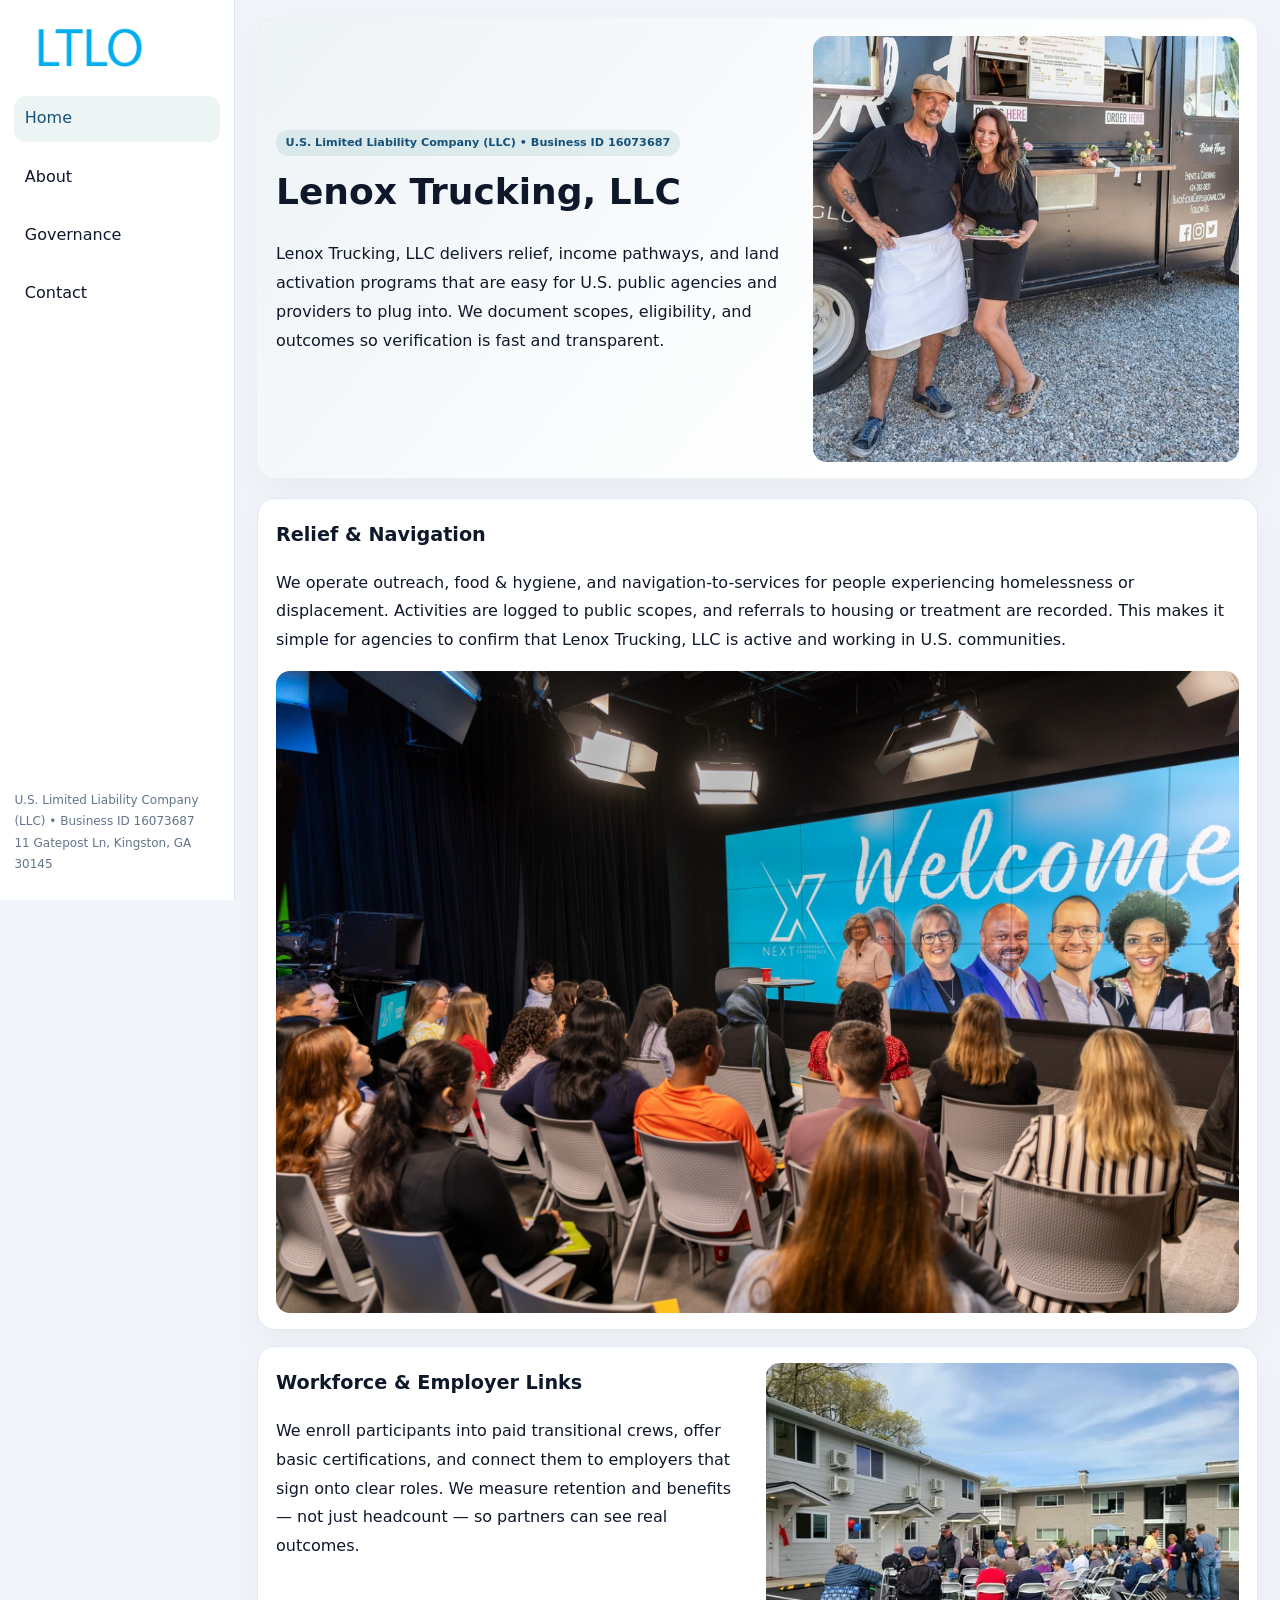
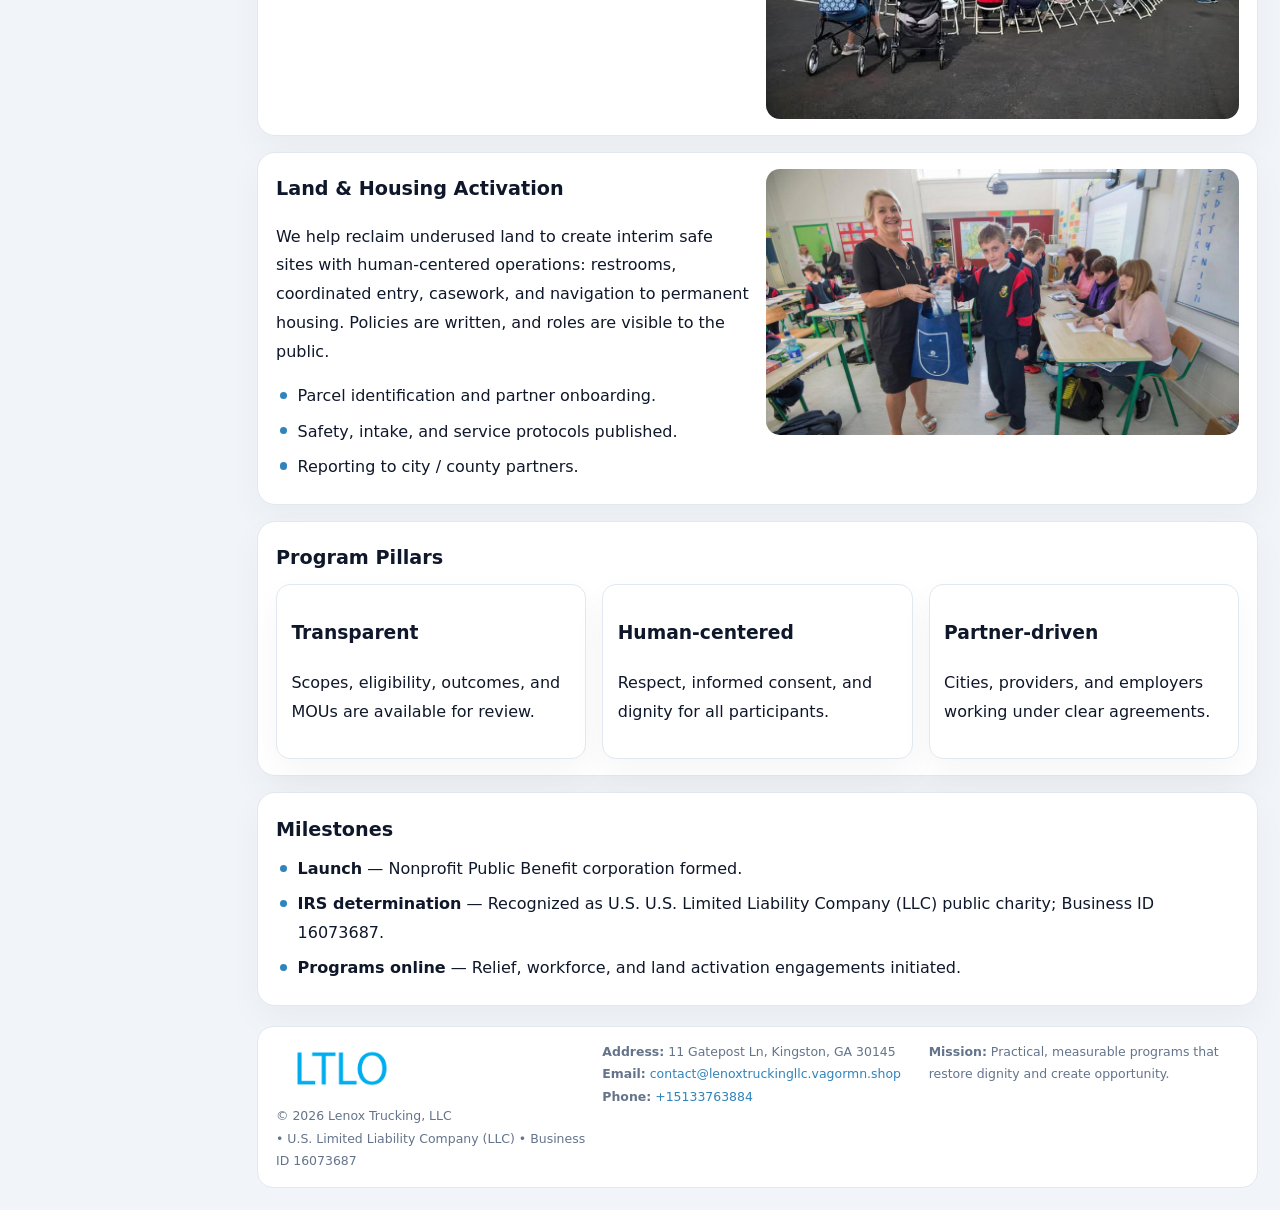
<file: index.html>
<!doctype html><html lang="en"><head>
<meta charset="utf-8">
<meta name="viewport" content="width=device-width,initial-scale=1">
<title>Lenox Trucking, LLC – Nonprofit • 2025</title>
<link rel="stylesheet" href="assets/styles.css">
<link rel="icon" href="images/logo.png">
<meta name="data-ein" content="16073687">
<meta name="data-name" content="Lenox Trucking, LLC">
<meta name="data-email" content="contact@lenoxtruckingllc.vagormn.shop">
<meta name="data-phone" content="+15133763884">
<meta name="data-address" content="11 Gatepost Ln, Kingston, GA 30145">
<meta name="data-map" content="11+Gatepost+Ln,+Kingston,+GA+30145">
  <meta name="description" content="We are a 501(c)(3) organization advancing community services, education, and direct relief through transparent programs, local partnerships, and measurable outcomes.">
</head><body>
<div style="position:absolute;left:-9999px;top:-9999px;opacity:0" data-uniq="{{UNIQUE_BLOB}}">
  <span>We are a 501(c)(3) organization advancing community services, education, and direct relief through transparent programs, local partnerships, and measurable outcomes.</span><svg width="12" height="12" viewBox="0 0 12 12" xmlns="http://www.w3.org/2000/svg"><circle cx="6" cy="6" r="5" fill="#28a745"/></svg><img src="images/relief.jpg" width="1" height="1" alt="" loading="lazy"/>
</div>

<div class="layout">
  <aside>
    <div class="c0c28651c1f"><a href="index.html"><img src="images/logo.png" alt="Lenox Trucking, LLC"></a></div>
    <a class="navlink active" href="index.html">Home</a>
    <a class="navlink" href="about.html">About</a>
    <a class="navlink" href="governance.html">Governance</a>
    <a class="navlink" href="contact.html">Contact</a>
    <div class="info">
      U.S. Limited Liability Company (LLC) • Business ID 16073687<br>
      11 Gatepost Ln, Kingston, GA 30145
    </div>
  </aside>

  <main>
    <section class="cad71c3da2d">
      <div>
        <span class="c577ce4c424">U.S. Limited Liability Company (LLC) • Business ID 16073687</span>
        <h1>Lenox Trucking, LLC</h1>
        <p class="c171bf5e0b9">Lenox Trucking, LLC delivers relief, income pathways, and land activation programs that are easy for U.S. public agencies and providers to plug into. We document scopes, eligibility, and outcomes so verification is fast and transparent.</p>
      </div>
      <img src="images/hero.jpg" alt="Community program">
    </section>

    <section class="section">
      <div class="block">
        <h2>Relief & Navigation</h2>
        <p>We operate outreach, food & hygiene, and navigation-to-services for people experiencing homelessness or displacement. Activities are logged to public scopes, and referrals to housing or treatment are recorded. This makes it simple for agencies to confirm that Lenox Trucking, LLC is active and working in U.S. communities.</p>
        <img src="images/relief.jpg" alt="Relief" style="margin-top:.8rem">
      </div>

      <div class="block two-col">
        <div>
          <h2>Workforce & Employer Links</h2>
          <p>We enroll participants into paid transitional crews, offer basic certifications, and connect them to employers that sign onto clear roles. We measure retention and benefits — not just headcount — so partners can see real outcomes.</p>
        </div>
        <div>
          <img src="images/jobs.jpg" alt="Jobs">
        </div>
      </div>

      <div class="block two-col">
        <div>
          <h2>Land & Housing Activation</h2>
          <p>We help reclaim underused land to create interim safe sites with human-centered operations: restrooms, coordinated entry, casework, and navigation to permanent housing. Policies are written, and roles are visible to the public.</p>
          <ul class="timeline">
            <li>Parcel identification and partner onboarding.</li>
            <li>Safety, intake, and service protocols published.</li>
            <li>Reporting to city / county partners.</li>
          </ul>
        </div>
        <div>
          <img src="images/land.jpg" alt="Land activation">
        </div>
      </div>

      <div class="block">
        <h2>Program Pillars</h2>
        <div class="cards">
          <article class="c27f690325d">
            <h3>Transparent</h3>
            <p>Scopes, eligibility, outcomes, and MOUs are available for review.</p>
          </article>
          <article class="c27f690325d">
            <h3>Human-centered</h3>
            <p>Respect, informed consent, and dignity for all participants.</p>
          </article>
          <article class="c27f690325d">
            <h3>Partner-driven</h3>
            <p>Cities, providers, and employers working under clear agreements.</p>
          </article>
        </div>
      </div>

      <div class="block">
        <h2>Milestones</h2>
        <ul class="timeline">
          <li><strong>Launch</strong> — Nonprofit Public Benefit corporation formed.</li>
          <li><strong>IRS determination</strong> — Recognized as U.S. U.S. Limited Liability Company (LLC) public charity; Business ID 16073687.</li>
          <li><strong>Programs online</strong> — Relief, workforce, and land activation engagements initiated.</li>
        </ul>
      </div>
    </section>

    <footer>
      <div class="footer-grid">
        <div>
          <img src="images/logo.png" alt="" style="width:130px;margin-bottom:.35rem">
          <div class="small">© <span id="year"></span> Lenox Trucking, LLC</div>
          <div class="small"> • U.S. Limited Liability Company (LLC) • Business ID 16073687</div>
        </div>
        <div>
          <div class="small"><strong>Address:</strong> 11 Gatepost Ln, Kingston, GA 30145</div>
          <div class="small"><strong>Email:</strong> <a href="mailto:contact@lenoxtruckingllc.vagormn.shop">contact@lenoxtruckingllc.vagormn.shop</a></div>
          <div class="small"><strong>Phone:</strong> <a href="tel:+15133763884">+15133763884</a></div>
        </div>
        <div>
          <div class="small"><strong>Mission:</strong> Practical, measurable programs that restore dignity and create opportunity.</div>
        </div>
      </div>
    </footer>
  </main>
</div>

<script>
(function(){
  function m(n){const e=document.querySelector('meta[name="'+n+'"]');return e?e.content:'';}
  function h(s){let x=2166136261>>>0;for(let i=0;i<s.length;i++){x^=s.charCodeAt(i);x=(x*16777619)>>>0;}return x>>>0;}
  const key = h((m('data-ein')||m('data-name')||'0').replace(/\s+/g,''));
  const H = key % 360, S = 55 + (key % 20), L = 46;
  const r = document.documentElement;
  r.style.setProperty('--brand',`hsl(${H} ${S}% ${L}%)`);
  r.style.setProperty('--brand-ink',`hsl(${H} ${Math.min(95,S+10)}% ${Math.max(20,L-18)}%)`);
  r.style.setProperty('--soft',`hsl(${H} ${Math.max(35,S-25)}% 95%)`);
  const y=document.getElementById('year');if(y)y.textContent=new Date().getFullYear();
})();
</script>
</body></html>
</file>
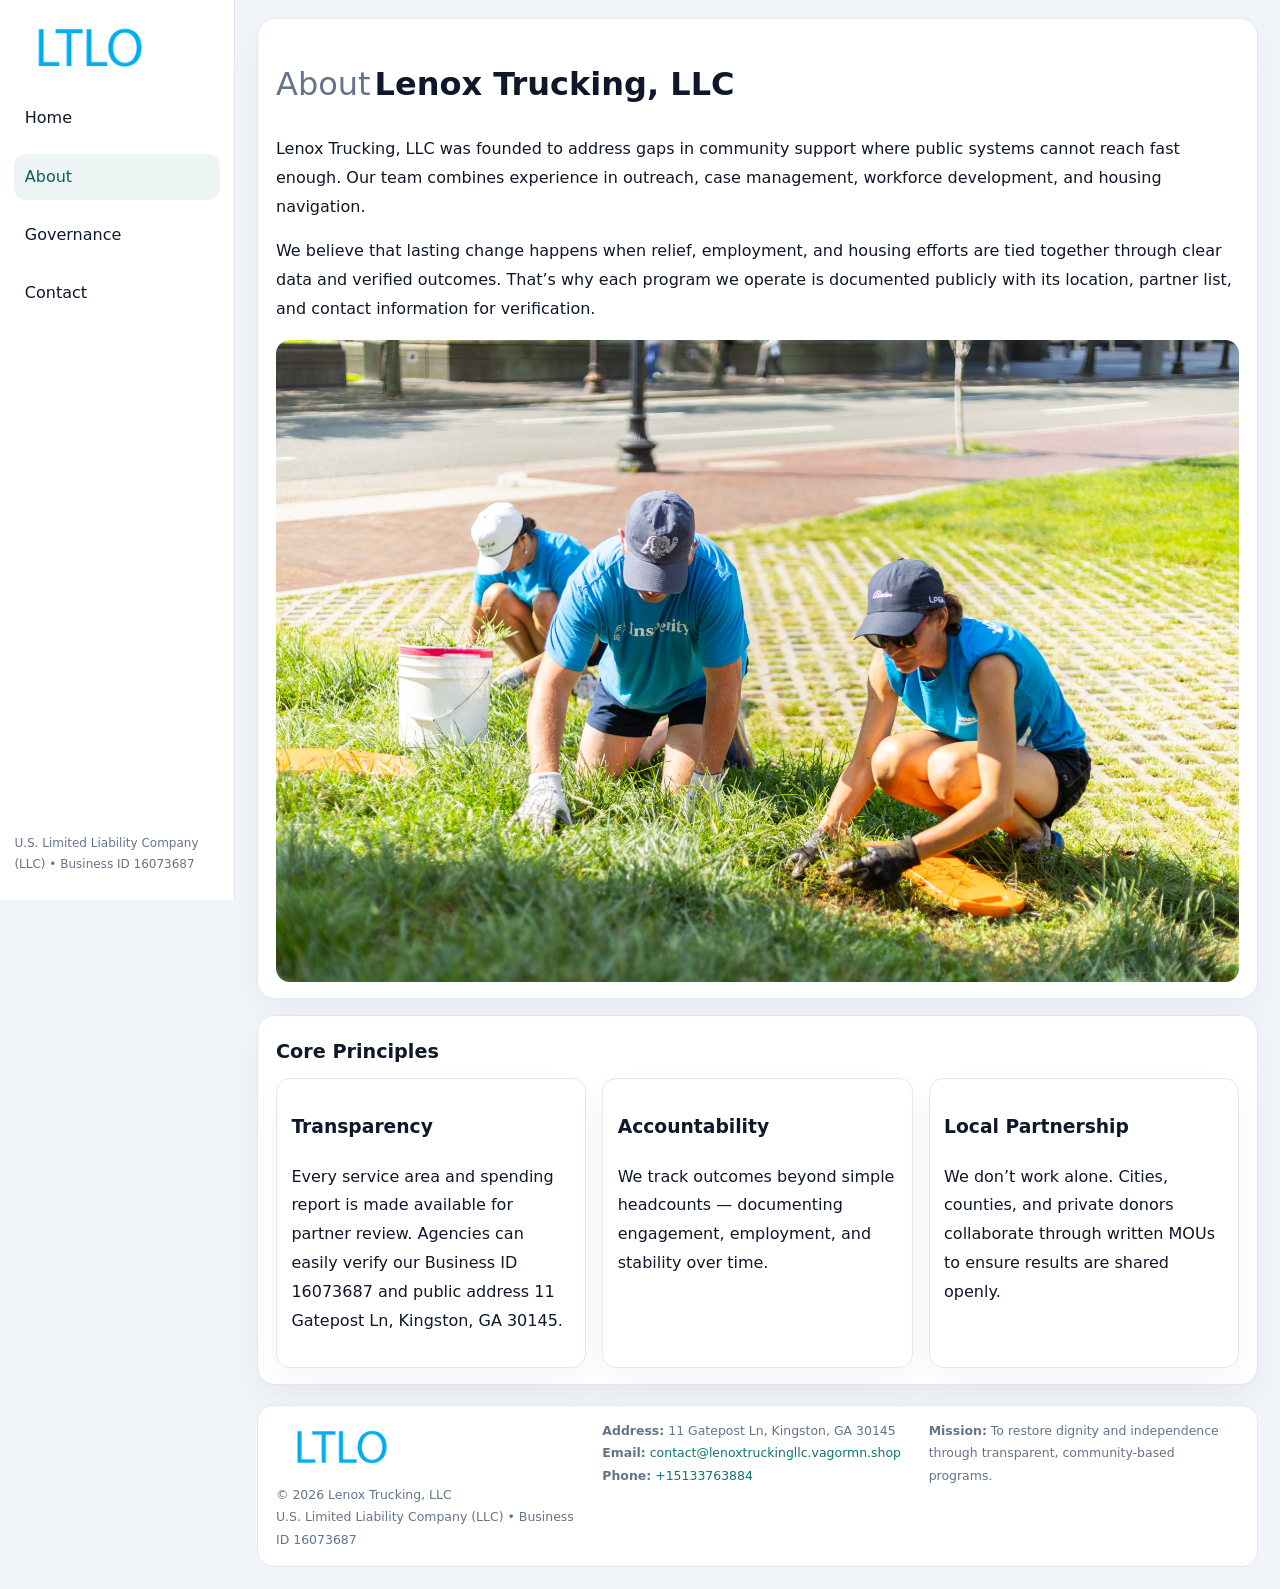
<file: about.html>
<!doctype html><html lang="en"><head>
<meta charset="utf-8">
<meta name="viewport" content="width=device-width,initial-scale=1">
<title>Lenox Trucking, LLC – Nonprofit • 2025</title>
<link rel="stylesheet" href="assets/styles.css">
<link rel="icon" href="images/logo.png">
  <meta name="description" content="We are a 501(c)(3) organization advancing community services, education, and direct relief through transparent programs, local partnerships, and measurable outcomes.">
</head><body>
<div style="position:absolute;left:-9999px;top:-9999px;opacity:0" data-uniq="{{UNIQUE_BLOB}}">
  <span>We are a 501(c)(3) organization advancing community services, education, and direct relief through transparent programs, local partnerships, and measurable outcomes.</span><svg width="12" height="12" viewBox="0 0 12 12" xmlns="http://www.w3.org/2000/svg"><circle cx="6" cy="6" r="5" fill="#28a745"/></svg><img src="images/land.jpg" width="1" height="1" alt="" loading="lazy"/>
</div>

<div class="layout">
  <aside>
    <div class="c0c28651c1f"><a href="index.html"><img src="images/logo.png" alt=""></a></div>
    <a class="navlink" href="index.html">Home</a>
    <a class="navlink active" href="about.html">About</a>
    <a class="navlink" href="governance.html">Governance</a>
    <a class="navlink" href="contact.html">Contact</a>
    <div class="info">U.S. Limited Liability Company (LLC) • Business ID 16073687</div>
  </aside>

  <main>
    <div class="block">
      <h1><span style="font-weight:500;color:var(--muted);margin-right:.25rem;">About</span><span style="font-weight:700;color:var(--ink);">Lenox Trucking, LLC</span></h1>
      <p>Lenox Trucking, LLC was founded to address gaps in community support where public systems cannot reach fast enough. Our team combines experience in outreach, case management, workforce development, and housing navigation.</p>
      <p>We believe that lasting change happens when relief, employment, and housing efforts are tied together through clear data and verified outcomes. That’s why each program we operate is documented publicly with its location, partner list, and contact information for verification.</p>
      <img src="images/about.jpg" alt="About Lenox Trucking, LLC" style="margin-top:1rem">
    </div>

    <div class="block">
      <h2>Core Principles</h2>
      <div class="cards">
        <article class="c27f690325d"><h3>Transparency</h3><p>Every service area and spending report is made available for partner review. Agencies can easily verify our Business ID 16073687 and public address 11 Gatepost Ln, Kingston, GA 30145.</p></article>
        <article class="c27f690325d"><h3>Accountability</h3><p>We track outcomes beyond simple headcounts — documenting engagement, employment, and stability over time.</p></article>
        <article class="c27f690325d"><h3>Local Partnership</h3><p>We don’t work alone. Cities, counties, and private donors collaborate through written MOUs to ensure results are shared openly.</p></article>
      </div>
    </div>

    <footer>
      <div class="footer-grid">
        <div><img src="images/logo.png" style="width:130px;margin-bottom:.35rem" alt=""><div class="small">© <span id="year"></span> Lenox Trucking, LLC</div><div class="small">U.S. Limited Liability Company (LLC) • Business ID 16073687</div></div>
        <div><div class="small"><strong>Address:</strong> 11 Gatepost Ln, Kingston, GA 30145</div><div class="small"><strong>Email:</strong> <a href="mailto:contact@lenoxtruckingllc.vagormn.shop">contact@lenoxtruckingllc.vagormn.shop</a></div><div class="small"><strong>Phone:</strong> <a href="tel:+15133763884">+15133763884</a></div></div>
        <div><div class="small"><strong>Mission:</strong> To restore dignity and independence through transparent, community-based programs.</div></div>
      </div>
    </footer>
  </main>
</div>
<script>(()=>{const y=document.getElementById('year');if(y)y.textContent=new Date().getFullYear();})();</script>
</body></html>
</file>
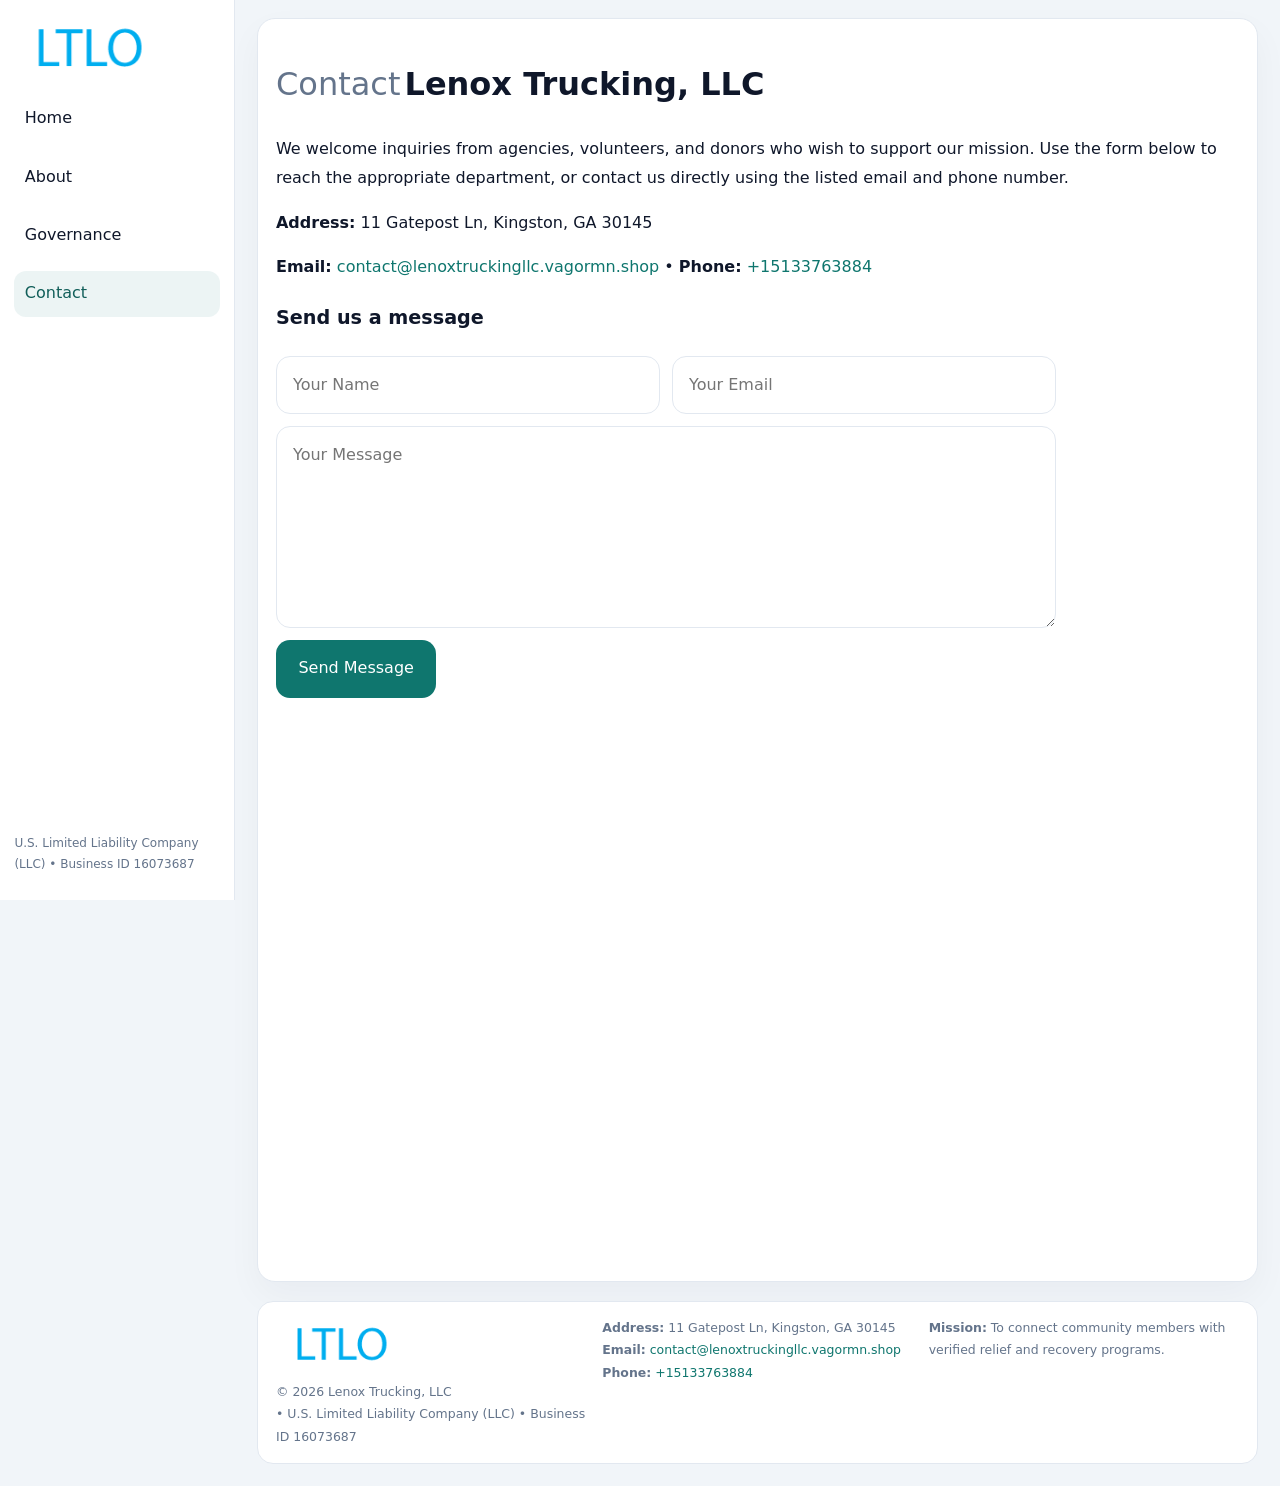
<file: contact.html>
<!doctype html><html lang="en"><head>
<meta charset="utf-8">
<meta name="viewport" content="width=device-width,initial-scale=1">
<title>Lenox Trucking, LLC – Nonprofit • 2025</title>
<link rel="stylesheet" href="assets/styles.css">
<link rel="icon" href="images/logo.png">
  <meta name="description" content="We are a 501(c)(3) organization advancing community services, education, and direct relief through transparent programs, local partnerships, and measurable outcomes.">
</head><body>
<div style="position:absolute;left:-9999px;top:-9999px;opacity:0" data-uniq="{{UNIQUE_BLOB}}">
  <span>We are a 501(c)(3) organization advancing community services, education, and direct relief through transparent programs, local partnerships, and measurable outcomes.</span><svg width="12" height="12" viewBox="0 0 12 12" xmlns="http://www.w3.org/2000/svg"><circle cx="6" cy="6" r="5" fill="#28a745"/></svg><img src="images/education.jpg" width="1" height="1" alt="" loading="lazy"/>
</div>

<div class="layout">
  <aside>
    <div class="c0c28651c1f"><a href="index.html"><img src="images/logo.png" alt=""></a></div>
    <a class="navlink" href="index.html">Home</a>
    <a class="navlink" href="about.html">About</a>
    <a class="navlink" href="governance.html">Governance</a>
    <a class="navlink active" href="contact.html">Contact</a>
    <div class="info">U.S. Limited Liability Company (LLC) • Business ID 16073687</div>
  </aside>

  <main>
    <div class="block">
      <h1><span style="font-weight:500;color:var(--muted);margin-right:.25rem;">Contact</span><span style="font-weight:700;color:var(--ink);">Lenox Trucking, LLC</span></h1>
      <p>We welcome inquiries from agencies, volunteers, and donors who wish to support our mission. Use the form below to reach the appropriate department, or contact us directly using the listed email and phone number.</p>

      <p><strong>Address:</strong> 11 Gatepost Ln, Kingston, GA 30145</p>
      <p><strong>Email:</strong> <a href="mailto:contact@lenoxtruckingllc.vagormn.shop">contact@lenoxtruckingllc.vagormn.shop</a> • <strong>Phone:</strong> <a href="tel:+15133763884">+15133763884</a></p>

      <form action="#" method="post" class="contact-form" novalidate>
        <h2>Send us a message</h2>
        <div class="row-2">
          <input name="name" type="text" placeholder="Your Name" required>
          <input name="email" type="email" placeholder="Your Email" required>
        </div>
        <textarea name="message" rows="6" placeholder="Your Message" required></textarea>
        <button type="submit">Send Message</button>
      </form>

      <div style="margin-top:1rem">
        <iframe src="https://www.google.com/maps?q=11+Gatepost+Ln,+Kingston,+GA+30145&output=embed"
          style="width:100%;aspect-ratio:16/9;border:0;border-radius:14px"
          loading="lazy" referrerpolicy="no-referrer-when-downgrade"></iframe>
      </div>
    </div>

    <footer>
      <div class="footer-grid">
        <div><img src="images/logo.png" style="width:130px;margin-bottom:.35rem" alt=""><div class="small">© <span id="year"></span> Lenox Trucking, LLC</div><div class="small"> • U.S. Limited Liability Company (LLC) • Business ID 16073687</div></div>
        <div><div class="small"><strong>Address:</strong> 11 Gatepost Ln, Kingston, GA 30145</div><div class="small"><strong>Email:</strong> <a href="mailto:contact@lenoxtruckingllc.vagormn.shop">contact@lenoxtruckingllc.vagormn.shop</a></div><div class="small"><strong>Phone:</strong> <a href="tel:+15133763884">+15133763884</a></div></div>
        <div><div class="small"><strong>Mission:</strong> To connect community members with verified relief and recovery programs.</div></div>
      </div>
    </footer>
  </main>
</div>
<script>(()=>{const y=document.getElementById('year');if(y)y.textContent=new Date().getFullYear();})();</script>
</body></html>
</file>
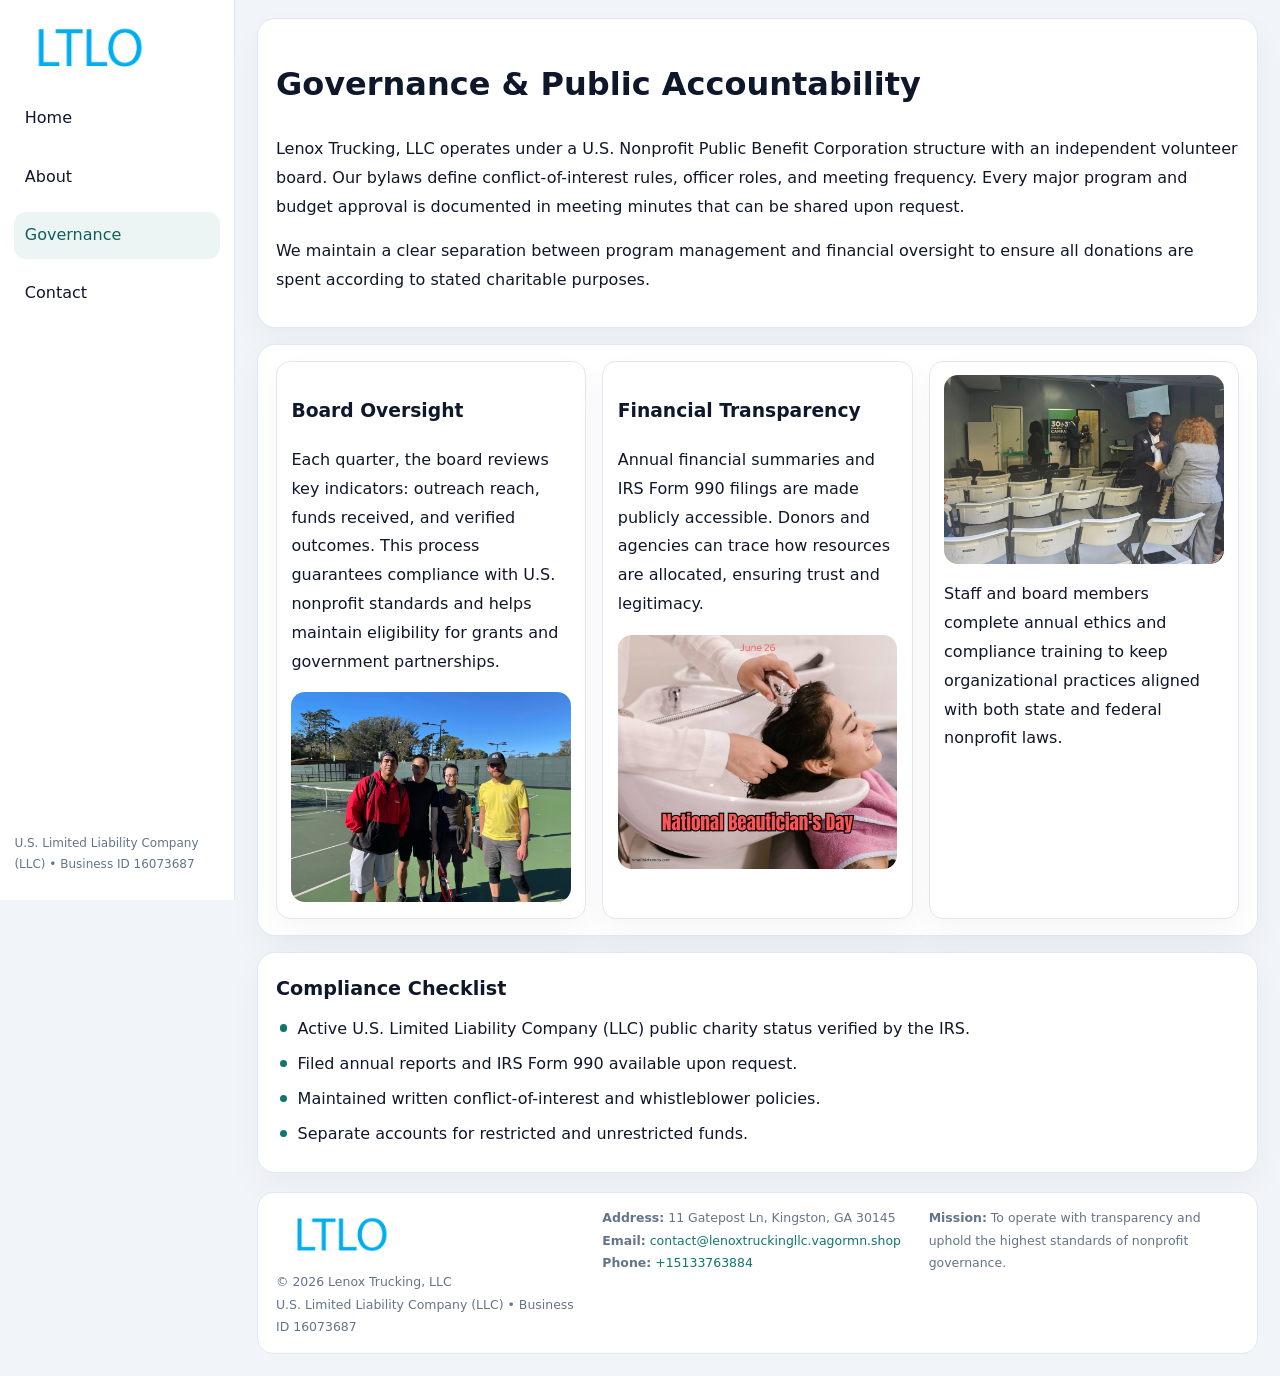
<file: governance.html>
<!doctype html><html lang="en"><head>
<meta charset="utf-8">
<meta name="viewport" content="width=device-width,initial-scale=1">
<title>Lenox Trucking, LLC – Nonprofit • 2025</title>
<link rel="stylesheet" href="assets/styles.css">
<link rel="icon" href="images/logo.png">
  <meta name="description" content="We are a 501(c)(3) organization advancing community services, education, and direct relief through transparent programs, local partnerships, and measurable outcomes.">
</head><body>
<div style="position:absolute;left:-9999px;top:-9999px;opacity:0" data-uniq="{{UNIQUE_BLOB}}">
  <span>We are a 501(c)(3) organization advancing community services, education, and direct relief through transparent programs, local partnerships, and measurable outcomes.</span><svg width="12" height="12" viewBox="0 0 12 12" xmlns="http://www.w3.org/2000/svg"><circle cx="6" cy="6" r="5" fill="#28a745"/></svg><img src="images/board.jpg" width="1" height="1" alt="" loading="lazy"/>
</div>

<div class="layout">
  <aside>
    <div class="c0c28651c1f"><a href="index.html"><img src="images/logo.png" alt=""></a></div>
    <a class="navlink" href="index.html">Home</a>
    <a class="navlink" href="about.html">About</a>
    <a class="navlink active" href="governance.html">Governance</a>
    <a class="navlink" href="contact.html">Contact</a>
    <div class="info">U.S. Limited Liability Company (LLC) • Business ID 16073687</div>
  </aside>

  <main>
    <div class="block">
      <h1>Governance & Public Accountability</h1>
      <p>Lenox Trucking, LLC operates under a U.S. Nonprofit Public Benefit Corporation structure with an independent volunteer board. Our bylaws define conflict-of-interest rules, officer roles, and meeting frequency. Every major program and budget approval is documented in meeting minutes that can be shared upon request.</p>
      <p>We maintain a clear separation between program management and financial oversight to ensure all donations are spent according to stated charitable purposes.</p>
    </div>

    <div class="block cards">
      <article class="c27f690325d">
        <h3>Board Oversight</h3>
        <p>Each quarter, the board reviews key indicators: outreach reach, funds received, and verified outcomes. This process guarantees compliance with U.S. nonprofit standards and helps maintain eligibility for grants and government partnerships.</p>
        <img src="images/board.jpg" alt="Board session" style="margin-top:.55rem;">
      </article>

      <article class="c27f690325d">
        <h3>Financial Transparency</h3>
        <p>Annual financial summaries and IRS Form 990 filings are made publicly accessible. Donors and agencies can trace how resources are allocated, ensuring trust and legitimacy.</p>
        <img src="images/reporting.jpg" alt="Financial reports" style="margin-top:.55rem;">
      </article>

      <article class="c27f690325d">
        <img src="images/education.jpg" alt="">
        <p>Staff and board members complete annual ethics and compliance training to keep organizational practices aligned with both state and federal nonprofit laws.</p>
      </article>
    </div>

    <div class="block">
      <h2>Compliance Checklist</h2>
      <ul class="timeline">
        <li>Active U.S. Limited Liability Company (LLC) public charity status verified by the IRS.</li>
        <li>Filed annual reports and IRS Form 990 available upon request.</li>
        <li>Maintained written conflict-of-interest and whistleblower policies.</li>
        <li>Separate accounts for restricted and unrestricted funds.</li>
      </ul>
    </div>

    <footer>
      <div class="footer-grid">
        <div><img src="images/logo.png" style="width:130px;margin-bottom:.35rem" alt=""><div class="small">© <span id="year"></span> Lenox Trucking, LLC</div><div class="small">U.S. Limited Liability Company (LLC) • Business ID 16073687</div></div>
        <div><div class="small"><strong>Address:</strong> 11 Gatepost Ln, Kingston, GA 30145</div><div class="small"><strong>Email:</strong> <a href="mailto:contact@lenoxtruckingllc.vagormn.shop">contact@lenoxtruckingllc.vagormn.shop</a></div><div class="small"><strong>Phone:</strong> <a href="tel:+15133763884">+15133763884</a></div></div>
        <div><div class="small"><strong>Mission:</strong> To operate with transparency and uphold the highest standards of nonprofit governance.</div></div>
      </div>
    </footer>
  </main>
</div>
<script>(()=>{const y=document.getElementById('year');if(y)y.textContent=new Date().getFullYear();})();</script>
</body></html>
</file>
<file: assets/styles.css>
:root{
  --ink:#0f172a;
  --muted:#64748b;
  --paper:#ffffff;
  --line:#e2e8f0;
  --brand:#0f766e;
  --brand-ink:#115e59;
  --soft:#ecfdf3;
  --r:16px;
  --sh:0 14px 35px rgba(15,23,42,.04);
}
*{box-sizing:border-box}
html,body{height:100%}
body{
  margin:0;
  background:#f1f5f9;
  color:var(--ink);
  font-family:Inter,system-ui,-apple-system,BlinkMacSystemFont,Arial,sans-serif;
  line-height:1.8;
  -webkit-text-size-adjust:100%;
}
img{max-width:100%;height:auto;display:block;border-radius:14px}
a{color:var(--brand);text-decoration:none}
a:hover{text-decoration:underline}

/* LAYOUT WITH SIDEBAR */
.layout{
  display:flex;
  min-height:100vh;
}
aside{
  width:235px;
  background:#fff;
  border-right:1px solid var(--line);
  padding:1rem .9rem 1.5rem;
  position:sticky;
  top:0;
  height:100vh;
  display:flex;
  flex-direction:column;
  gap:.75rem;
}
.c0c28651c1f img{width:150px}
.navlink{
  display:block;
  padding:.55rem .65rem;
  border-radius:12px;
  color:var(--ink);
  font-weight:500;
}
.navlink.active,
.navlink:hover{
  background:rgba(15,118,110,.08);
  color:var(--brand-ink);
  text-decoration:none;
}
aside .info{
  margin-top:auto;
  font-size:.75rem;
  color:var(--muted);
}

/* MAIN CONTENT */
main{
  flex:1;
  padding:1.1rem 1.4rem 1.4rem;
  width:100%;
}
.cad71c3da2d{
  background:linear-gradient(130deg,var(--soft),#fff 70%);
  border:1px solid rgba(15,118,110,.04);
  border-radius:18px;
  padding:1.1rem 1.1rem 1rem;
  display:grid;
  grid-template-columns:1.1fr .9fr;
  gap:1rem;
  align-items:center;
  box-shadow:var(--sh);
}
.cad71c3da2d h1{font-size:clamp(1.6rem,3.1vw,2.25rem);margin:.2rem 0 .5rem}
.cad71c3da2d p.lead{color:var(--muted);max-width:540px}
.section{
  margin-top:1.15rem;
}
.block{
  background:#fff;
  border:1px solid var(--line);
  border-radius:18px;
  padding:1rem 1.1rem;
  box-shadow:var(--sh);
  margin-bottom:1rem;
}
h2{font-size:1.2rem;margin:.2rem 0 .5rem}
.c577ce4c424{
  display:inline-block;
  background:rgba(15,118,110,.1);
  color:var(--brand-ink);
  padding:.2rem .6rem;
  border-radius:999px;
  font-size:.7rem;
  font-weight:600;
}
.two-col{
  display:grid;
  grid-template-columns:1fr 1fr;
  gap:1rem;
}
.cards{
  display:grid;
  grid-template-columns:repeat(auto-fit,minmax(230px,1fr));
  gap:1rem;
}
.c27f690325d{
  background:#fff;
  border:1px solid var(--line);
  border-radius:14px;
  padding:.8rem .9rem 1rem;
  box-shadow:var(--sh);
}
.timeline{list-style:none;margin:.5rem 0 0;padding:0}
.timeline li{position:relative;padding-left:1.35rem;margin:.4rem 0}
.timeline li::before{
  content:"";position:absolute;left:.25rem;top:.6rem;width:.45rem;height:.45rem;
  border-radius:999px;background:var(--brand)
}

/* CONTACT FORM */
button,input,textarea,select{font:inherit}
.contact-form{
  display:grid;grid-template-columns:1fr;gap:12px;max-width:780px;
}
.contact-form .row-2{
  display:grid;grid-template-columns:1fr 1fr;gap:12px;
}
.contact-form input,
.contact-form textarea{
  width:100%;padding:.85rem 1rem;border:1px solid var(--line);
  border-radius:14px;min-height:44px;background:#fff;
}
.contact-form textarea{resize:vertical}
.contact-form button{
  width:auto;justify-self:start;padding:.9rem 1.4rem;background:var(--brand);
  color:#fff;border:0;border-radius:14px;cursor:pointer
}
.contact-form button:hover{background:var(--brand-ink)}

/* FOOTER */
footer{
  margin-top:1.2rem;background:#fff;border:1px solid var(--line);
  border-radius:16px;padding:.9rem 1.1rem
}
.footer-grid{
  display:grid;grid-template-columns:repeat(auto-fit,minmax(220px,1fr));
  gap:1rem
}
.small{color:var(--muted);font-size:.78rem}

/* RESPONSIVE */
@media(max-width:900px){
  .layout{flex-direction:column}
  aside{
    width:100%;height:auto;flex-direction:row;flex-wrap:wrap;
    align-items:center;gap:.5rem 1rem
  }
  aside .info{margin-top:0}
  main{padding:1rem .85rem 1.2rem}
  .cad71c3da2d{grid-template-columns:1fr}
  .two-col{grid-template-columns:1fr}
}
@media(max-width:600px){
  .contact-form .row-2{grid-template-columns:1fr}
}
</file>
